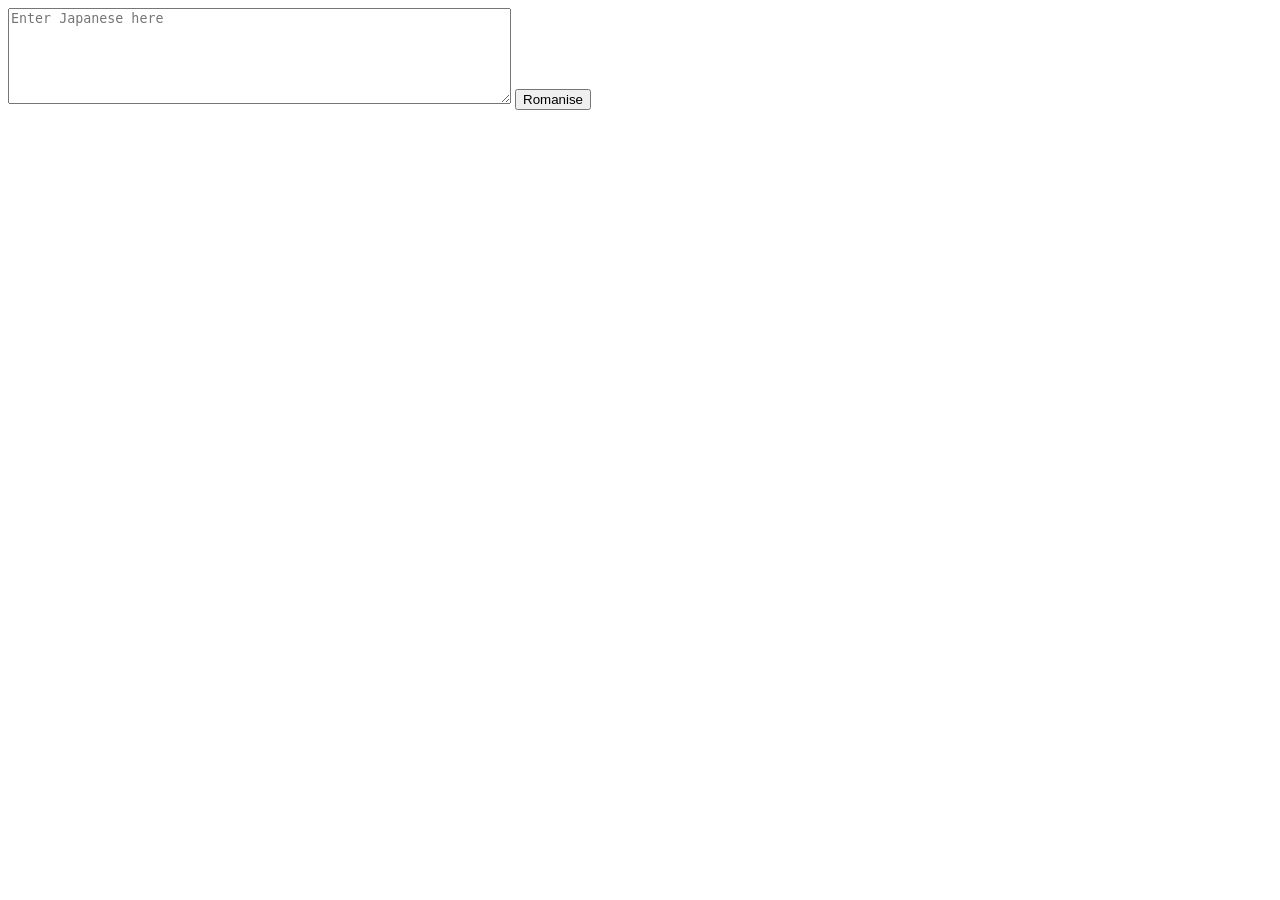
<file: translator-hook-example.html>
<!DOCTYPE html>
<html lang="en">
<head>
    <meta charset="UTF-8">
    <meta name="viewport" content="width=device-width, initial-scale=1.0">
    <title>Translator Hook Example</title>
</head>
<body>
    <textarea id="my-textbox" rows="6" cols="60" placeholder="Enter Japanese here"></textarea>
    <button id="my-romaji-button" type="button">Romanise</button>
    <div data-cj2r-kanji-readings data-cj2r-kanji-source="#my-textbox"></div>

    <script src="translator-engine.js"></script>
    <script>
        RomajiTranslator.bind({
            field: '#my-textbox',
            button: '#my-romaji-button'
        });
    </script>
</body>
</html>
</file>
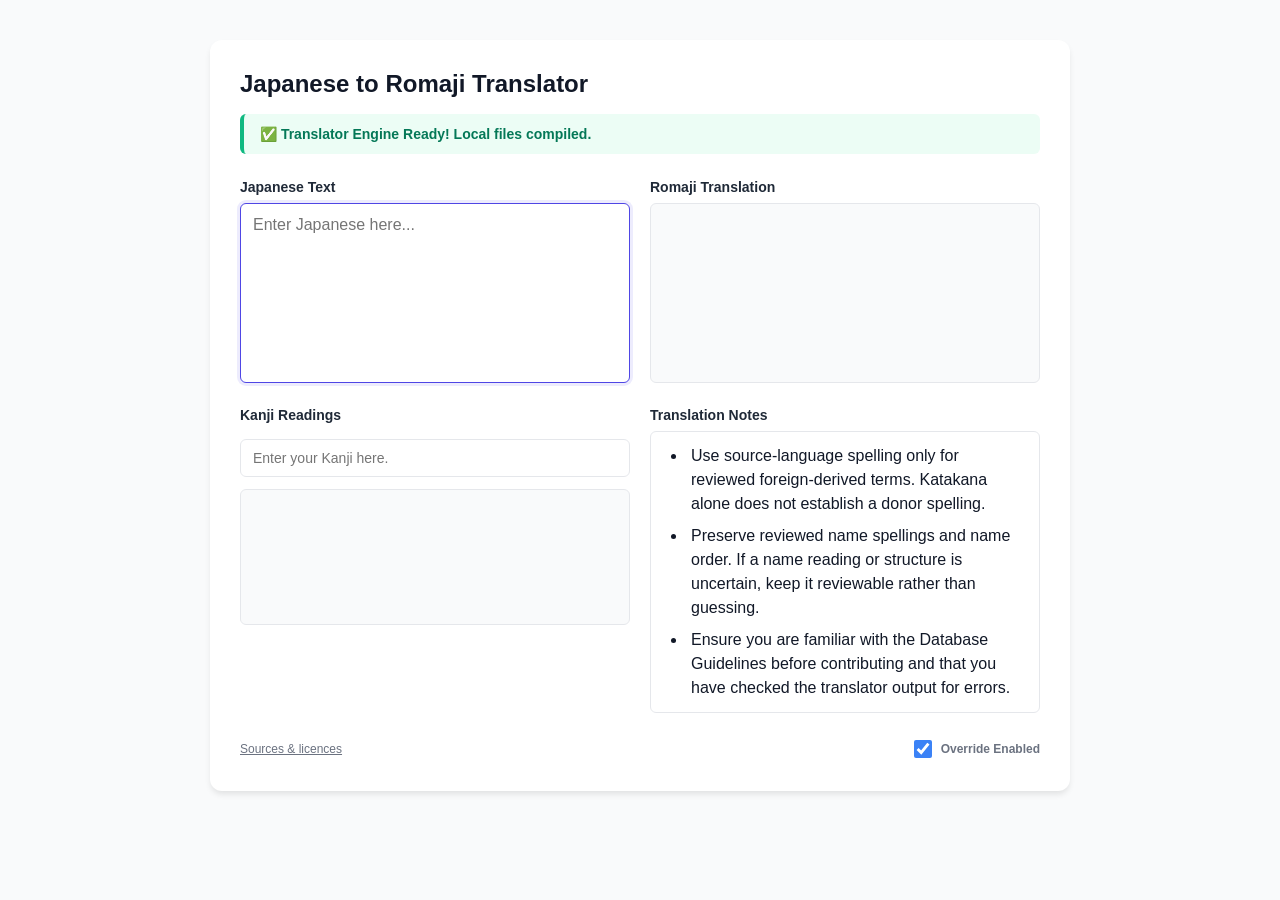
<file: translator.html>
<!DOCTYPE html>
<html lang="en">
<head>
    <meta charset="UTF-8">
    <meta name="viewport" content="width=device-width, initial-scale=1.0">
    <title>Cernunnos' Japanese to Romaji Translator</title>
    <style>
        :root {
            --primary: #4f46e5;
            --success: #10b981;
            --error: #ef4444;
            --bg: #f9fafb;
            --card: #ffffff;
            --text: #1f2937;
            --border: #e5e7eb;
        }
        body {
            font-family: -apple-system, BlinkMacSystemFont, "Segoe UI", Roboto, sans-serif;
            background-color: var(--bg);
            color: var(--text);
            margin: 0;
            padding: 40px 20px;
            display: flex;
            justify-content: center;
        }
        .container {
            width: 100%;
            max-width: 800px;
            background: var(--card);
            padding: 30px;
            border-radius: 12px;
            box-shadow: 0 4px 6px -1px rgba(0,0,0,0.1);
        }
        h1 { margin-top: 0; font-size: 24px; font-weight: 700; color: #111827; }
        
        #status-banner {
            padding: 12px 16px;
            border-radius: 6px;
            font-size: 14px;
            font-weight: 600;
            margin-bottom: 25px;
            display: flex;
            align-items: center;
            background-color: #eff6ff;
            color: #1d4ed8;
            border-left: 4px solid #3b82f6;
        }
        #status-banner.ready { background-color: #ecfdf5; color: #047857; border-left-color: var(--success); }
        #status-banner.error { background-color: #fef2f2; color: #b91c1c; border-left-color: var(--error); }

        .grid { display: grid; grid-template-columns: 1fr; gap: 20px; }
        @media(min-width: 640px) { .grid { grid-template-columns: 1fr 1fr; } }
        
        label, .section-label { font-weight: 600; font-size: 14px; display: block; margin-bottom: 8px; }
        textarea {
            width: 100%; height: 180px; padding: 12px; box-sizing: border-box;
            border: 1px solid var(--border); border-radius: 6px; font-size: 16px;
            resize: none; font-family: inherit; overflow-y: auto;
        }
        textarea:focus { outline: none; border-color: var(--primary); box-shadow: 0 0 0 3px rgba(79, 70, 229, 0.1); }
        textarea:disabled { background-color: #f3f4f6; cursor: not-allowed; }

        .kanji-panel {
            margin-top: 0;
        }
        .kanji-search {
            width: 100%; box-sizing: border-box; margin-top: 8px; margin-bottom: 12px;
            padding: 10px 12px; border: 1px solid var(--border); border-radius: 6px;
            font-size: 14px; font-family: inherit;
        }
        .kanji-search:focus { outline: none; border-color: var(--primary); box-shadow: 0 0 0 3px rgba(79, 70, 229, 0.1); }
        .kanji-readings-box {
            min-height: 110px; max-height: 220px; overflow-y: auto;
            padding: 12px; border: 1px solid var(--border); border-radius: 6px;
            background-color: #f9fafb; font-size: 14px; line-height: 1.5; color: #111827;
        }
        .kanji-result-group { margin-bottom: 12px; }
        .kanji-result-label {
            font-size: 11px; font-weight: 700; letter-spacing: 0.08em;
            text-transform: uppercase; color: #6b7280; margin-bottom: 6px;
        }
        .kanji-divider {
            border-top: 1px solid #e5e7eb; margin: 10px 0 12px; padding-top: 8px;
        }
        .kanji-reading-item {
            display: flex; gap: 12px; align-items: flex-start; padding: 6px 0; border-bottom: 1px solid #eef2f7;
        }
        .kanji-reading-item:last-child { border-bottom: none; }
        .kanji-character {
            font-size: 24px; font-weight: 700; min-width: 32px; color: var(--primary);
        }
        .kanji-reading-text { flex: 1; }
        .kanji-reading-text strong { color: #4b5563; }
        .kanji-reading-button {
            display: inline-flex; flex-direction: column; align-items: center; gap: 2px;
            background: #eef2ff; border: 1px solid #c7d2fe; border-radius: 999px;
            color: #312e81; font-size: 12px; padding: 4px 10px; margin: 2px 4px 2px 0;
            cursor: pointer; transition: background 0.15s ease, transform 0.15s ease;
        }
        .kanji-reading-button:hover {
            background: #e0e7ff; transform: translateY(-1px);
        }
        .kanji-reading-button:active {
            transform: translateY(0);
        }
        
        .output-box {
            background-color: #f9fafb; border: 1px solid var(--border); border-radius: 6px;
            padding: 12px; height: 180px; box-sizing: border-box; font-size: 16px;
            white-space: pre-wrap; word-wrap: break-word; overflow-y: auto; color: #111827;
        }
        .review-status {
            margin-top: 8px; padding: 9px 12px; border: 1px solid #f59e0b; border-radius: 6px;
            background: #fffbeb; color: #92400e; font-size: 13px; line-height: 1.4;
        }
        .notes-panel {
            margin-top: 0;
        }
        .notes-box {
            min-height: 100px; margin-top: 8px; padding: 12px 16px;
            border: 1px solid var(--border); border-radius: 6px; background-color: #fff;
            font-size: 16px; color: #111827; overflow-y: auto;
            line-height: 1.5;
        }
        .notes-box ul {
            margin: 0;
            padding-left: 1.25rem;
        }
        .notes-box li {
            margin: 0 0 0.5rem;
            padding-left: 0.25rem;
        }
        .notes-box li:last-child {
            margin-bottom: 0;
        }
        .notes-box:focus { outline: none; border-color: var(--primary); box-shadow: 0 0 0 3px rgba(79, 70, 229, 0.1); }
        .license-notice {
            margin-top: 0; color: #6b7280; font-size: 12px; line-height: 1.5;
            text-align: left;
            order: -1;
        }
        .license-notice a { color: inherit; }
        .footer-controls {
            display: flex;
            justify-content: space-between;
            align-items: center;
            gap: 16px;
            margin-top: 24px;
            color: #6b7280;
            font-size: 12px;
        }
        .override-toggle {
            display: inline-flex;
            align-items: center;
            gap: 6px;
            margin: 0;
            font-size: inherit;
            font-weight: 600;
            cursor: pointer;
        }
        input[type="checkbox"] {
            width: 18px;
            height: 18px;
            cursor: pointer;
            accent-color: #3b82f6;
        }
    </style>
</head>
<body>

<div class="container">
    <h1>Japanese to Romaji Translator</h1>
    
    <div id="status-banner">
        ⏳ Loading local dictionary assets...
    </div>
    
    <div class="grid">
        <div>
            <label for="input">Japanese Text</label>
            <textarea id="input" placeholder="Enter Japanese here..." disabled></textarea>
        </div>

        <div>
            <label>Romaji Translation</label>
            <div id="output" class="output-box"></div>
            <div id="translation-review" class="review-status" role="status" aria-live="polite" hidden></div>
        </div>

        <div class="kanji-panel">
            <label>Kanji Readings</label>
            <input id="kanji-search" class="kanji-search" type="text" placeholder="Enter your Kanji here." aria-label="Kanji search field" />
            <div id="kanji-readings" class="kanji-readings-box" data-cj2r-kanji-readings data-cj2r-kanji-source="#input" data-cj2r-kanji-search="#kanji-search"></div>
        </div>

        <div class="notes-panel">
            <div id="translation-notes-label" class="section-label">Translation Notes</div>
            <div id="translation-notes" class="notes-box" aria-labelledby="translation-notes-label">
                <ul><li>Use source-language spelling only for reviewed foreign-derived terms. Katakana alone does not establish a donor spelling.</li><li>Preserve reviewed name spellings and name order. If a name reading or structure is uncertain, keep it reviewable rather than guessing.</li><li>Ensure you are familiar with the Database Guidelines before contributing and that you have checked the translator output for errors.</li></ul>
            </div>
        </div>
    </div>
    <div class="footer-controls">
        <label id="override-control" class="override-toggle" for="overrides-enabled">
            <input id="overrides-enabled" type="checkbox" checked>
            <span id="override-text">Override Enabled</span>
        </label>
        <div id="license-notice" class="license-notice">
            <a href="licenses%20and%20sources/CJ2R-Translator-Project-License.md">Sources &amp; licences</a>
        </div>
    </div>
</div>

<script src="translator-engine.js"></script>
<script>
(() => {
    const overrideInput = document.getElementById('overrides-enabled');
    const overrideText = document.getElementById('override-text');
    const input = document.getElementById('input');
    if (!overrideInput || !overrideText || !window.RomajiTranslator) return;

    const applyOverrideControl = () => {
        const enabled = overrideInput.checked;
        overrideText.textContent = enabled ? 'Override Enabled' : 'Override Disabled';
        window.RomajiTranslator.setOverridesEnabled(enabled);
        if (input) input.dispatchEvent(new Event('input', { bubbles: true }));
    };

    overrideInput.addEventListener('change', applyOverrideControl);
    applyOverrideControl();
})();
</script>

</body>
</html>
</file>
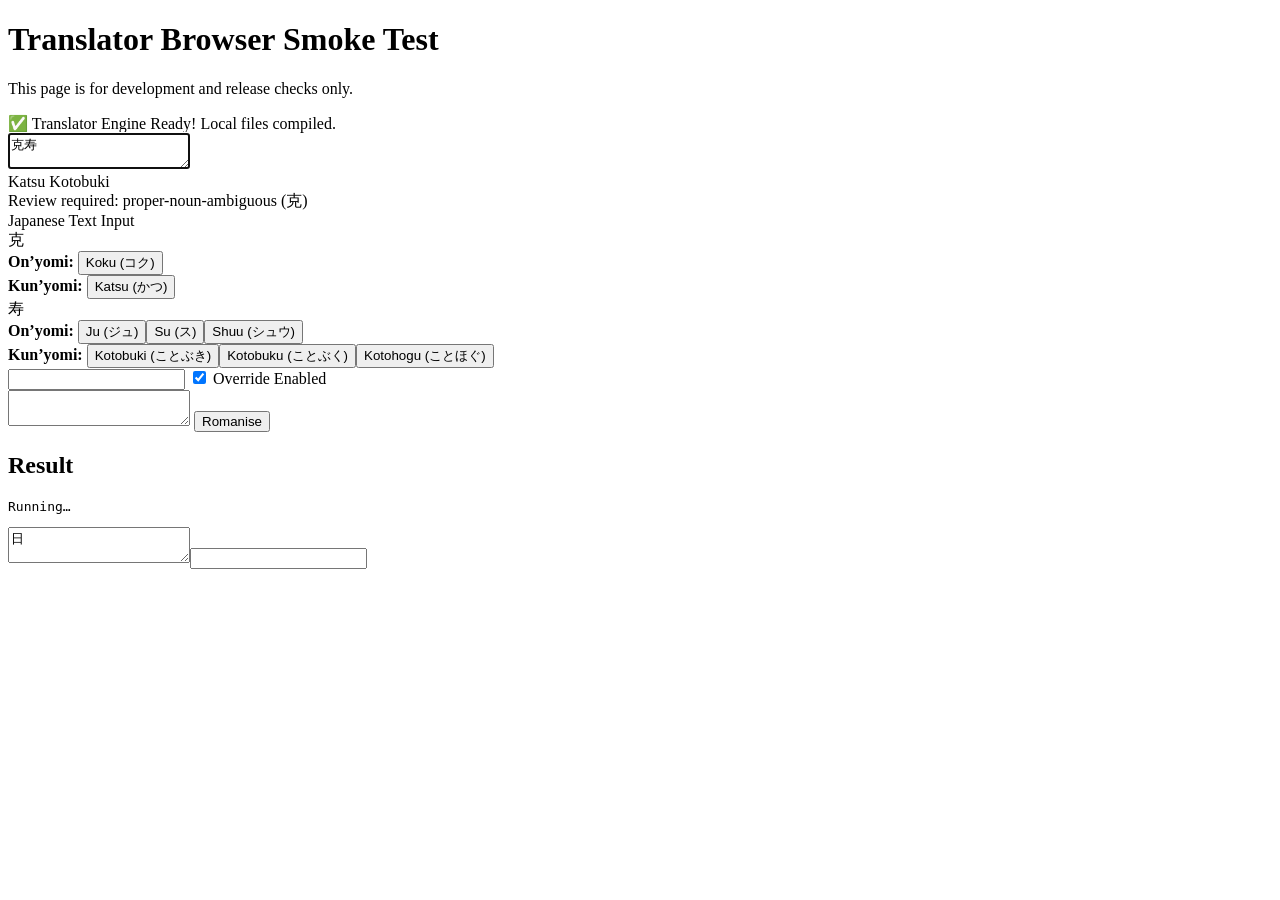
<file: tools/qa/browser/translator-browser-smoke.html>
<!doctype html>
<html lang="en">
<head>
    <meta charset="utf-8">
    <meta name="viewport" content="width=device-width, initial-scale=1">
    <title>Translator Browser Smoke Test</title>
</head>
<body>
    <h1>Translator Browser Smoke Test</h1>
    <p>This page is for development and release checks only.</p>

    <div id="built-in-ui">
        <div id="status-banner">Loading</div>
        <textarea id="input" disabled></textarea>
        <div id="output"></div>
        <div id="translation-review" hidden></div>
        <div id="kanji-readings" data-cj2r-kanji-readings data-cj2r-kanji-source="#input" data-cj2r-kanji-search="#kanji-search"></div>
        <input id="kanji-search" type="text">
        <label id="override-control">
            <input id="overrides-enabled" type="checkbox" checked>
            <span id="override-text">Override Enabled</span>
        </label>
        <div id="license-notice"></div>
    </div>

    <textarea id="hook-field"></textarea>
    <button id="hook-button" type="button">Romanise</button>
    <div id="hook-output"></div>

    <h2>Result</h2>
    <pre id="browser-smoke-result">Running…</pre>

    <script>
        window.translatorDiagnostics = { hostOwned: true };
        window.runTranslatorRegressionChecks = () => 'host-regression';
        window.runTranslatorGeneratedQA = () => 'host-generated';
        window.runTranslatorDifferentialChecks = () => 'host-differential';
        window.runTranslatorReadingAudit = () => 'host-audit';
    </script>
    <script nonce="cj2r-browser-smoke-nonce" src="../../../translator-engine.js"></script>
    <script>
        try {
            RomajiTranslator.translateSync('テスト');
            window.browserEarlySyncGuard = false;
        } catch (error) {
            window.browserEarlySyncGuard = /not ready yet/i.test(String(error?.message || error));
        }
        try {
            RomajiTranslator.destroy();
            window.browserEarlyDestroyGuard = false;
        } catch (error) {
            window.browserEarlyDestroyGuard = /loading/i.test(String(error?.message || error));
        }
    </script>
    <script src="translator-browser-smoke.js"></script>
</body>
</html>
</file>
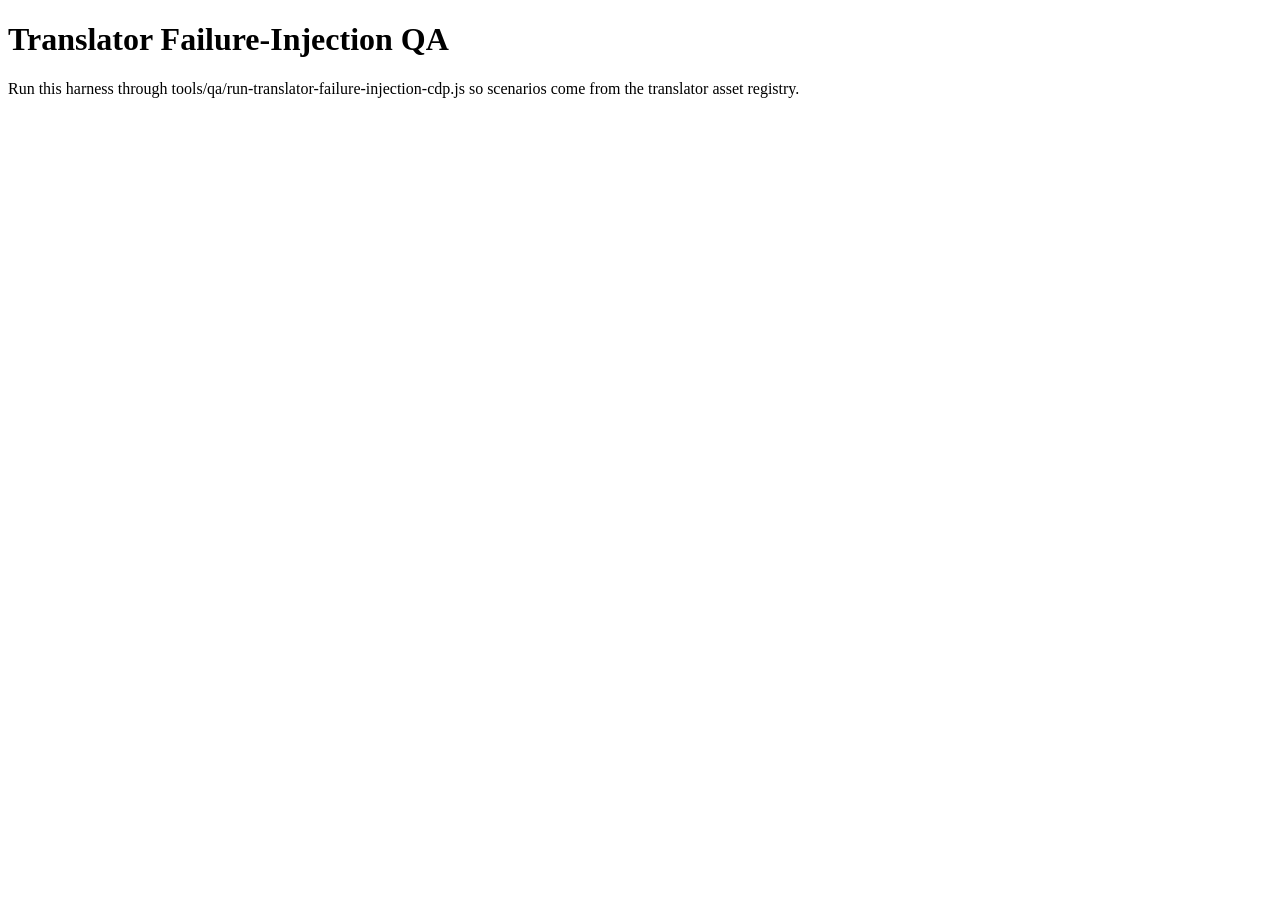
<file: tools/qa/browser/translator-failure-injection.html>
<!doctype html>
<html lang="en">
<head>
    <meta charset="utf-8">
    <meta name="viewport" content="width=device-width, initial-scale=1">
    <title>Translator Failure-Injection QA</title>
</head>
<body>
<script>
(function () {
    'use strict';

    const scenario = window.__TRANSLATOR_FAILURE_SCENARIO__ || null;
    if (!scenario) {
        document.body.innerHTML = '<h1>Translator Failure-Injection QA</h1><p>Run this harness through tools/qa/run-translator-failure-injection-cdp.js so scenarios come from the translator asset registry.</p>';
        return;
    }

    document.body.innerHTML = `
        <div id="status-banner">Loading</div>
        <textarea id="input" disabled></textarea><div id="output"></div>
        <div id="kanji-readings"></div><input id="kanji-search">
        <label id="override-control"><input id="overrides-enabled" type="checkbox" checked><span id="override-text"></span></label>
        <div id="license-notice"></div>`;

    window.CJ2R_TRANSLATOR_CONFIG = {
        runtimeDiagnostics: scenario.runtimeDiagnostics !== false,
        assetTimeoutMs: scenario.assetTimeoutMs || 5000,
        scriptTimeoutMs: scenario.scriptTimeoutMs || 5000,
        tokenizerTimeoutMs: scenario.tokenizerTimeoutMs || 8000,
        retryDelayMs: scenario.retryDelayMs || 20,
        assetRetryCount: scenario.assetRetryCount ?? 2
    };

    const targetPath = `/${String(scenario.assetPath || '').replace(/^\/+/, '')}`;
    const delayedPath = scenario.delayedPath ? `/${String(scenario.delayedPath).replace(/^\/+/, '')}` : null;
    function pathMatches(input, expectedPath) {
        if (!expectedPath) return false;
        try { return new URL(String(input), location.href).pathname === expectedPath; }
        catch (_) { return false; }
    }
    function matchesTarget(input) { return pathMatches(input, targetPath); }

    let targetFetchAttempts = 0;
    let targetScriptAttempts = 0;
    let unhandledRejections = 0;
    window.addEventListener('unhandledrejection', event => { unhandledRejections += 1; event.preventDefault(); });
    window.__delayedSiblingSettled = false;
    const originalFetch = window.fetch.bind(window);
    window.fetch = async function (input, options) {
        if (pathMatches(input, delayedPath) && scenario.failure === 'delayed-sibling') {
            await new Promise(resolve => setTimeout(resolve, scenario.delayMs || 350));
            const response = await originalFetch(input, options);
            return {
                ok: response.ok,
                status: response.status,
                json: async () => {
                    const data = await response.json();
                    window.__delayedSiblingSettled = true;
                    return data;
                }
            };
        }
        if (matchesTarget(input) && (scenario.type === 'json' || scenario.failure === 'delayed-sibling')) {
            targetFetchAttempts += 1;
            if (scenario.failure === 'missing' || scenario.failure === 'delayed-sibling' || scenario.failure === 'production-fatal' || scenario.failure === 'bind-init-failure') {
                return new Response('', { status: 404, statusText: 'Injected failure' });
            }
            if (scenario.failure === 'bad-schema') {
                const body = scenario.assetKey === 'exactOverrides' ? '{"猫":"猫"}' : '{}';
                return new Response(body, { status: 200, headers: { 'Content-Type': 'application/json' } });
            }
            if (scenario.failure === 'bad-json') return new Response('{', { status: 200, headers: { 'Content-Type': 'application/json' } });
            if (scenario.failure === 'transient-503' && targetFetchAttempts <= 2) {
                return new Response('', { status: 503, statusText: 'Injected transient failure' });
            }
            if (scenario.failure === 'json-timeout') return new Promise(() => {});
        }
        return originalFetch(input, options);
    };

    if (scenario.failure === 'dictionary-missing') {
        const OriginalXHR = window.XMLHttpRequest;
        window.XMLHttpRequest = class extends OriginalXHR {
            open(method, url, ...rest) {
                this.__injectedUrl = String(url);
                return super.open(method, url, ...rest);
            }
            send(...args) {
                if (this.__injectedUrl.includes(`/${scenario.assetPath}`)) {
                    setTimeout(() => this.onerror?.(new Error('Injected dictionary failure')), 0);
                    return;
                }
                return super.send(...args);
            }
        };
    }

    const appendChild = document.head.appendChild.bind(document.head);
    document.head.appendChild = function (node) {
        if (node?.tagName === 'SCRIPT' && matchesTarget(node.src)) {
            targetScriptAttempts += 1;
            if (scenario.failure === 'script-missing') {
                queueMicrotask(() => node.onerror?.(new Error('Injected script failure')));
                return node;
            }
            if (scenario.failure === 'script-transient-error' && targetScriptAttempts <= 2) {
                queueMicrotask(() => node.onerror?.(new Error('Injected transient script failure')));
                return node;
            }
            if (scenario.failure === 'script-timeout') return node;
        }
        return appendChild(node);
    };

    function postResult(extra = {}) {
        const status = window.RomajiTranslator?.getStatus?.() || null;
        const diagnostics = window.RomajiTranslator?.getDiagnostics?.() || null;
        const warnings = [...(diagnostics?.dataWarnings || [])];
        const developerWarnings = [...(diagnostics?.developerWarnings || [])];
        parent.postMessage({
            type: 'translator-failure-injection',
            result: {
                scenario: scenario.id,
                assetKey: scenario.assetKey,
                assetPath: scenario.assetPath,
                criticality: scenario.criticality,
                failure: scenario.failure,
                warnings,
                developerWarnings,
                status,
                targetFetchAttempts,
                targetScriptAttempts,
                bannerText: document.querySelector('#status-banner')?.textContent || '',
                ...extra
            }
        }, '*');
    }

    function loadEngine() {
        const script = document.createElement('script');
        script.src = '../../../translator-engine.js';
        script.onload = async () => {
            let ready = false;
            let rejected = false;
            let errorMessage = null;
            let bindingFailure = null;
            let bindingOutput = null;
            if (scenario.failure === 'bind-init-failure') {
                const field = document.createElement('textarea');
                const button = document.createElement('button');
                const output = document.createElement('div');
                field.value = '学校に行く';
                output.textContent = 'binding-sentinel';
                document.body.append(field, button, output);
                const binding = window.RomajiTranslator.bind({ field, button, output });
                bindingOutput = output;
                bindingFailure = binding.translate().then(
                    () => ({ rejected: false, message: '' }),
                    error => ({ rejected: true, message: error?.message || String(error) })
                );
                button.click();
            }
            try {
                await window.RomajiTranslator.ready;
                ready = window.RomajiTranslator.isReady();
            } catch (error) {
                rejected = true;
                errorMessage = error?.message || String(error);
            }

            const status = window.RomajiTranslator.getStatus();
            const diagnostics = window.RomajiTranslator?.getDiagnostics?.() || null;
            const warnings = [...(diagnostics?.dataWarnings || [])];
            const developerWarnings = [...(diagnostics?.developerWarnings || [])];
            let ok = false;
            if (scenario.failure === 'transient-503') {
                ok = ready && !rejected && targetFetchAttempts === 3 && status.state === 'ready'
                    && diagnostics?.loadingPolicy?.retryCount === 2
                    && diagnostics?.loadingPolicy?.retryDelaysMs?.join(',') === '20,40';
            } else if (scenario.failure === 'script-transient-error') {
                ok = ready && !rejected && targetScriptAttempts === 3 && status.state === 'ready';
            } else if (scenario.failure === 'json-timeout') {
                ok = rejected && !ready && targetFetchAttempts === 3 && status.state === 'failed' && /timed out/i.test(errorMessage || '');
            } else if (scenario.failure === 'script-timeout') {
                ok = rejected && !ready && targetScriptAttempts === 3 && status.state === 'failed' && /timed out/i.test(errorMessage || '');
            } else if (scenario.failure === 'tokenizer-timeout') {
                ok = rejected && !ready && status.state === 'failed' && /construction timed out/i.test(errorMessage || '');
            } else if (scenario.failure === 'tokenizer-delayed-success') {
                ok = ready && !rejected && status.state === 'ready'
                    && diagnostics?.loadingPolicy?.tokenizerTimeoutMs === scenario.tokenizerTimeoutMs;
            } else if (scenario.failure === 'bind-init-failure') {
                const bindingResult = await bindingFailure;
                await new Promise(resolve => setTimeout(resolve, 30));
                ok = rejected && !ready && bindingResult?.rejected === true
                    && bindingOutput?.textContent === 'binding-sentinel'
                    && unhandledRejections === 0;
            } else if (scenario.failure === 'diagnostics-bridge-collision') {
                const bridgeSymbol = Symbol.for('CJ2R.translator.runtime-diagnostics.bridge');
                const hostBridge = window.__hostDiagnosticsBridge;
                const preservedBeforeDestroy = window[bridgeSymbol] === hostBridge;
                const oldApi = window.RomajiTranslator;
                const statusBeforeDestroy = oldApi.getStatus();
                const diagnosticsBeforeDestroy = oldApi.getDiagnostics();
                const destroyed = oldApi.destroy();
                const preservedAfterDestroy = window[bridgeSymbol] === hostBridge;
                ok = ready && !rejected && statusBeforeDestroy.state === 'ready'
                    && diagnosticsBeforeDestroy.developerWarnings.some(item => /bridge is already in use/i.test(item))
                    && destroyed && preservedBeforeDestroy && preservedAfterDestroy;
                postResult({ ok, ready, rejected, errorMessage, status: statusBeforeDestroy, warnings: diagnosticsBeforeDestroy.dataWarnings, developerWarnings: diagnosticsBeforeDestroy.developerWarnings, bridgePreserved: preservedAfterDestroy });
                return;
            } else if (scenario.failure === 'delayed-sibling') {
                const settledAtReject = window.__delayedSiblingSettled;
                await new Promise(resolve => setTimeout(resolve, (scenario.delayMs || 350) + 150));
                ok = rejected && !ready && settledAtReject && window.__delayedSiblingSettled && status.state === 'failed';
            } else if (scenario.failure === 'production-fatal') {
                ok = rejected && !ready && status.state === 'failed' && Boolean(status.error)
                    && document.querySelector('#status-banner')?.textContent.includes('Translator failed to initialise:');
            } else if (scenario.failure === 'preexisting-kuromoji-incompatible') {
                ok = rejected && !ready && status.state === 'failed' && /incompatible kuromoji api/i.test(errorMessage || '');
            } else if (scenario.failure === 'preexisting-kuromoji-compatible') {
                ok = ready && !rejected && status.state === 'ready' && targetScriptAttempts === 0;
            } else if (scenario.failure === 'tokenizer-hooks-incompatible') {
                ok = rejected && !ready && status.state === 'failed' && /incompatible kuromoji tokenizer/i.test(errorMessage || '');
            } else if (scenario.criticality === 'critical') {
                const deterministicFetch = ['missing', 'bad-schema', 'bad-json'].includes(scenario.failure) && scenario.type === 'json';
                const deterministicOk = !deterministicFetch || targetFetchAttempts === 1;
                const scriptRetryOk = scenario.failure !== 'script-missing' || targetScriptAttempts === 3;
                ok = rejected && !window.RomajiTranslator.isReady() && status.state === 'failed' && Boolean(status.error)
                    && deterministicOk && scriptRetryOk;
            } else if (scenario.criticality === 'developer-only') {
                ok = ready && status.state === 'ready' && developerWarnings.length > 0
                    && (scenario.failure !== 'script-missing' || targetScriptAttempts === 3);
            } else {
                const deterministicFetch = ['missing', 'bad-schema', 'bad-json'].includes(scenario.failure) && scenario.type === 'json';
                ok = ready && status.state === 'ready' && warnings.length > 0
                    && (!deterministicFetch || targetFetchAttempts === 1);
            }
            postResult({ ok, ready, rejected, errorMessage, delayedSiblingSettled: window.__delayedSiblingSettled });
        };
        script.onerror = () => postResult({ ok: false, error: 'translator-engine.js failed to load' });
        appendChild(script);
    }

    if (scenario.failure === 'diagnostics-bridge-collision') {
        const bridgeSymbol = Symbol.for('CJ2R.translator.runtime-diagnostics.bridge');
        window.__hostDiagnosticsBridge = { hostOwned: true };
        window[bridgeSymbol] = window.__hostDiagnosticsBridge;
        loadEngine();
    } else if (scenario.failure === 'preexisting-kuromoji-incompatible') {
        window.kuromoji = {};
        loadEngine();
    } else if (scenario.failure === 'preexisting-kuromoji-compatible') {
        const preload = document.createElement('script');
        preload.src = '../../../kuromoji.js';
        preload.onload = () => loadEngine();
        preload.onerror = () => postResult({ ok: false, error: 'Kuromoji preload failed' });
        appendChild(preload);
    } else if (scenario.failure === 'tokenizer-hooks-incompatible') {
        window.kuromoji = {
            builder: () => ({
                build(callback) {
                    callback(null, { tokenize() { return []; } });
                }
            })
        };
        loadEngine();
    } else if (scenario.failure === 'tokenizer-delayed-success') {
        const preload = document.createElement('script');
        preload.src = '../../../kuromoji.js';
        preload.onload = () => {
            const originalBuilder = window.kuromoji.builder.bind(window.kuromoji);
            window.kuromoji.builder = options => {
                const builder = originalBuilder(options);
                const originalBuild = builder.build.bind(builder);
                builder.build = callback => originalBuild((error, tokenizer) => {
                    setTimeout(() => callback(error, tokenizer), scenario.delayMs || 250);
                });
                return builder;
            };
            loadEngine();
        };
        preload.onerror = () => postResult({ ok: false, error: 'Kuromoji preload failed' });
        appendChild(preload);
    } else if (scenario.failure === 'tokenizer-timeout') {
        const preload = document.createElement('script');
        preload.src = '../../../kuromoji.js';
        preload.onload = () => {
            window.kuromoji.builder = () => ({ build() {} });
            loadEngine();
        };
        preload.onerror = () => postResult({ ok: false, error: 'Kuromoji preload failed' });
        appendChild(preload);
    } else {
        loadEngine();
    }
}());
</script>
</body>
</html>
</file>
